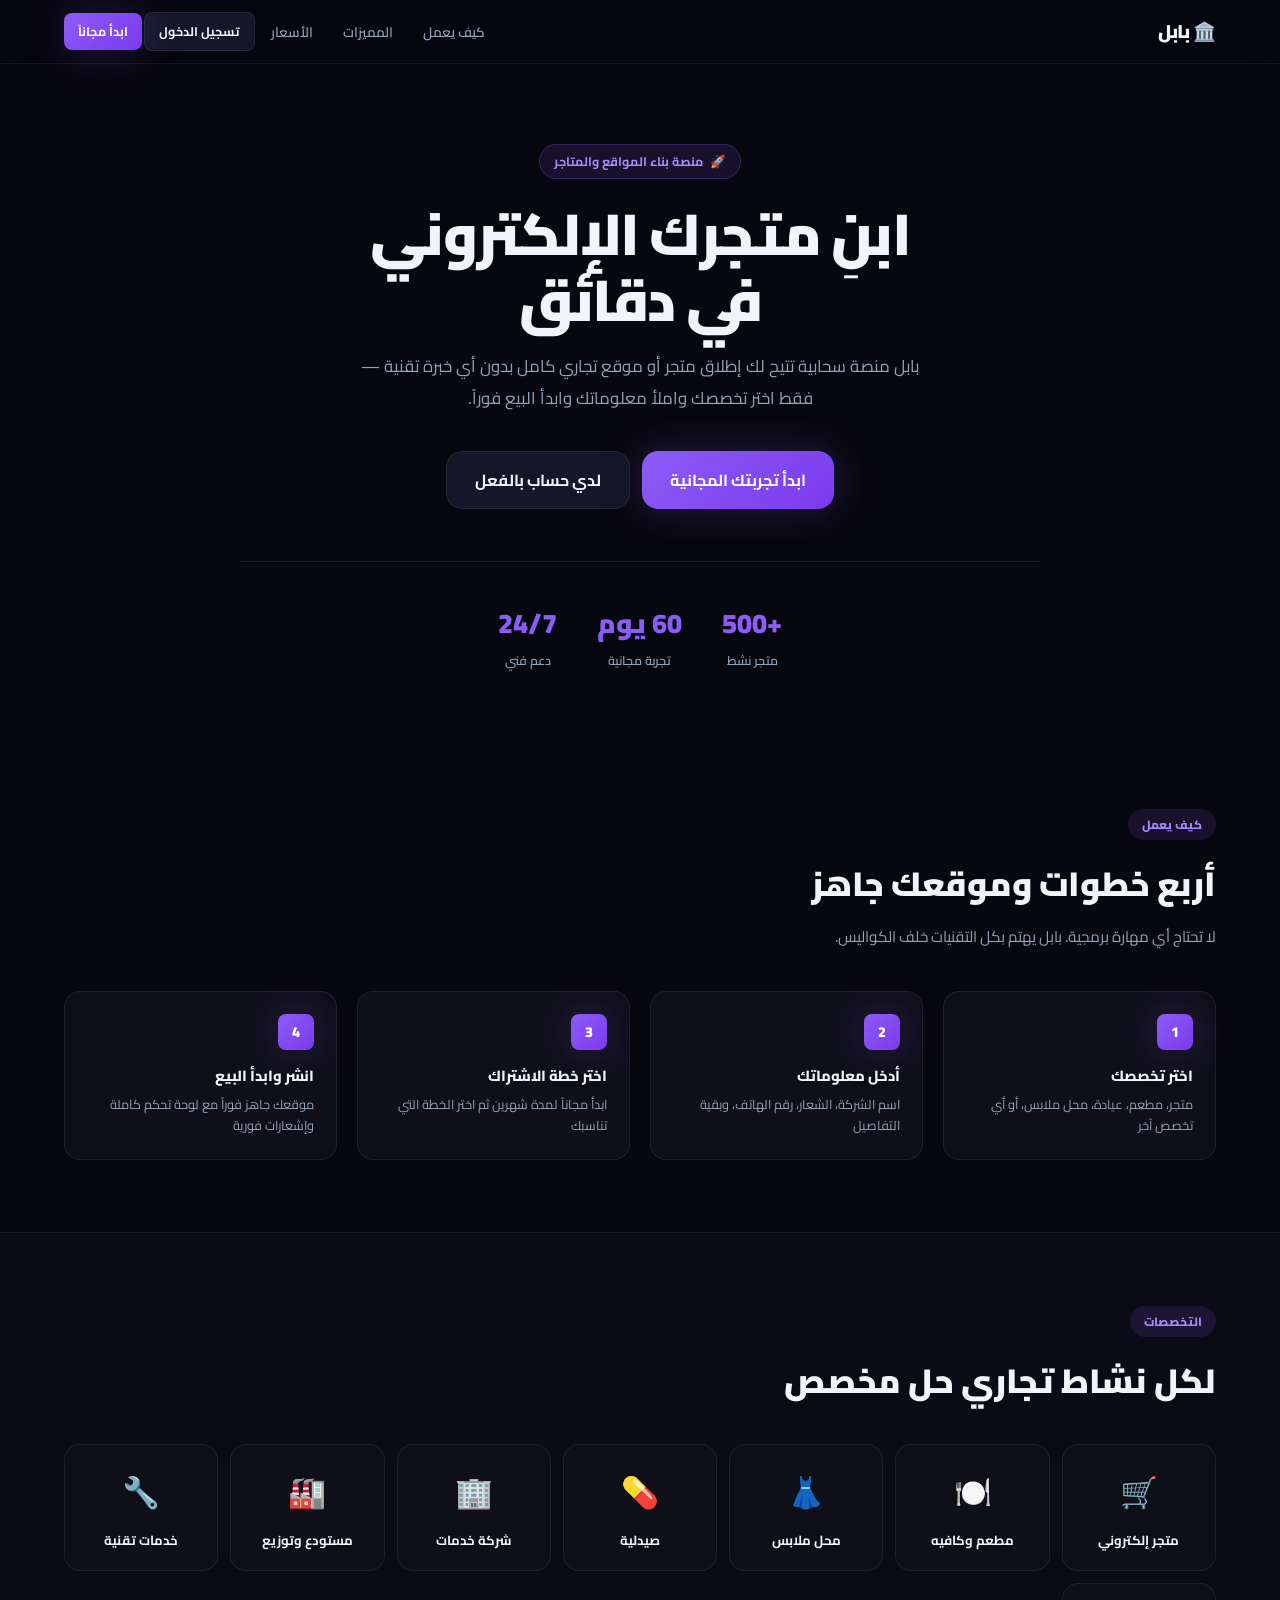
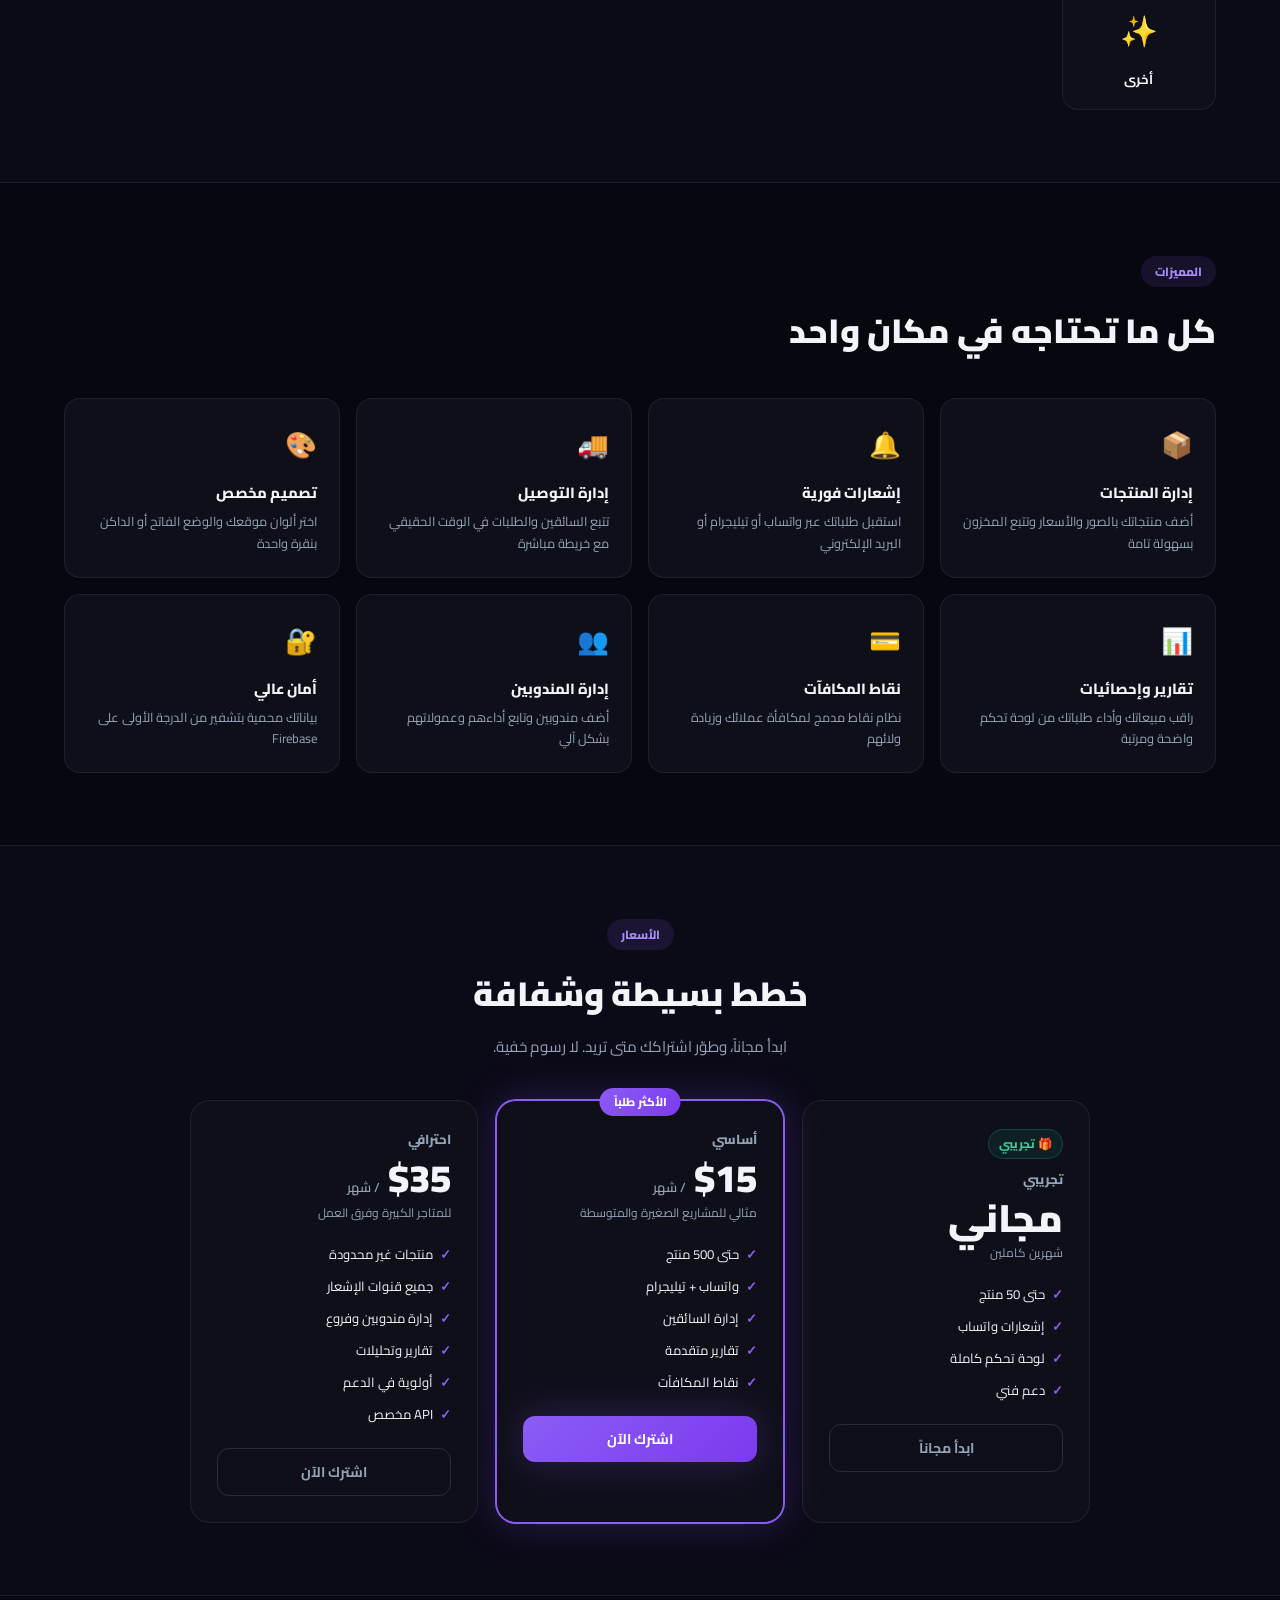
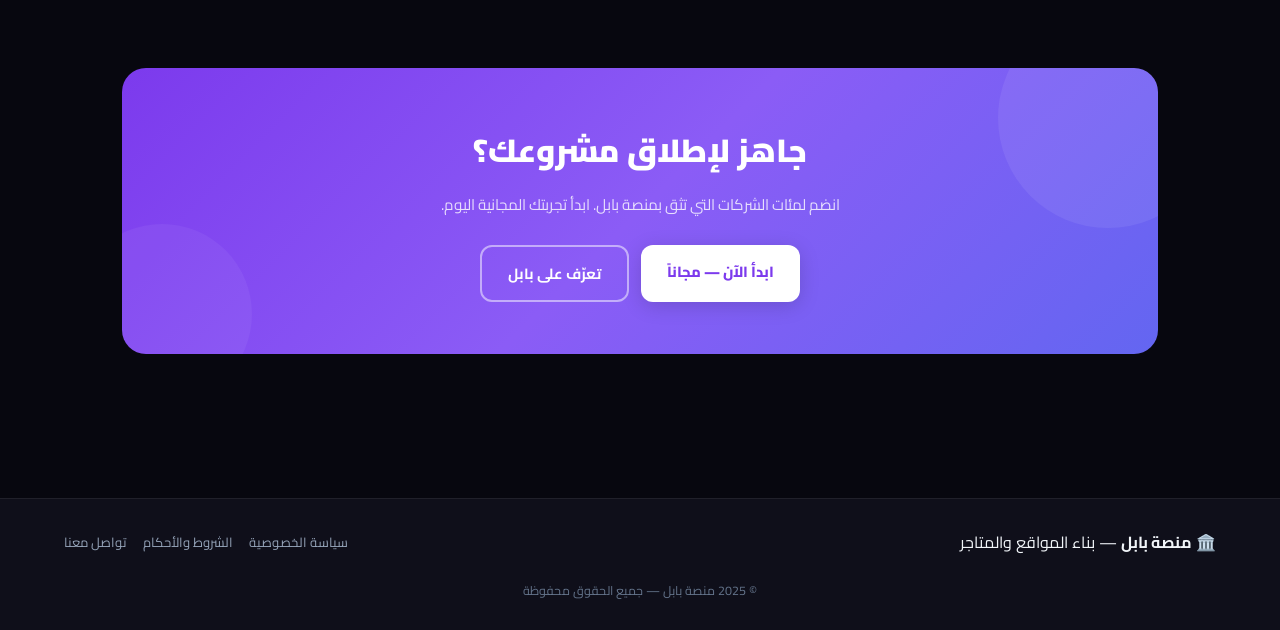
<file: index.html>
<!DOCTYPE html>
<html lang="ar" dir="rtl">
<head>
  <meta charset="UTF-8" />
  <meta name="viewport" content="width=device-width, initial-scale=1.0" />
  <title>منصة بابل — ابنِ متجرك الآن</title>
  <link rel="preconnect" href="https://fonts.googleapis.com" />
  <link href="https://fonts.googleapis.com/css2?family=Cairo:wght@400;600;700;900&display=swap" rel="stylesheet" />
  <link rel="stylesheet" href="css/babil.css" />
  <style>
    /* Reveal animation */
    .reveal { opacity: 0; transform: translateY(28px); transition: opacity .6s ease, transform .6s ease; }
    .reveal.visible { opacity: 1; transform: translateY(0); }
  </style>
</head>
<body>

<!-- ── Navbar ── -->
<nav class="bbl-nav">
  <div class="bbl-nav-inner">
    <a href="index.html" class="bbl-logo">🏛️ بابل</a>
    <div class="bbl-nav-links">
      <a href="#how"      class="bbl-nav-link">كيف يعمل</a>
      <a href="#features" class="bbl-nav-link">المميزات</a>
      <a href="#pricing"  class="bbl-nav-link">الأسعار</a>
      <a href="login.html"    class="bbl-btn bbl-btn-ghost bbl-btn-sm">تسجيل الدخول</a>
      <a href="register.html" class="bbl-btn bbl-btn-primary bbl-btn-sm">ابدأ مجاناً</a>
    </div>
  </div>
</nav>

<!-- ── Hero ── -->
<div class="bbl-hero">
  <div class="bbl-hero-inner">
    <div class="bbl-hero-badge"><span>🚀</span> منصة بناء المواقع والمتاجر</div>
    <h1 class="bbl-hero-title">ابنِ متجرك الإلكتروني<br />في دقائق</h1>
    <p class="bbl-hero-sub">
      بابل منصة سحابية تتيح لك إطلاق متجر أو موقع تجاري كامل بدون أي خبرة تقنية —
      فقط اختر تخصصك واملأ معلوماتك وابدأ البيع فوراً.
    </p>
    <div class="bbl-hero-cta">
      <a href="register.html" class="bbl-btn bbl-btn-primary bbl-btn-lg">ابدأ تجربتك المجانية</a>
      <a href="login.html"    class="bbl-btn bbl-btn-ghost bbl-btn-lg">لدي حساب بالفعل</a>
    </div>
    <div class="bbl-hero-stats">
      <div>
        <div class="bbl-stat-val">+500</div>
        <div class="bbl-stat-lbl">متجر نشط</div>
      </div>
      <div>
        <div class="bbl-stat-val">60 يوم</div>
        <div class="bbl-stat-lbl">تجربة مجانية</div>
      </div>
      <div>
        <div class="bbl-stat-val">24/7</div>
        <div class="bbl-stat-lbl">دعم فني</div>
      </div>
    </div>
  </div>
</div>

<!-- ── How it works ── -->
<section id="how" class="bbl-section">
  <div class="reveal">
    <div class="bbl-sec-badge">كيف يعمل</div>
    <div class="bbl-sec-title">أربع خطوات وموقعك جاهز</div>
    <p class="bbl-sec-sub">لا تحتاج أي مهارة برمجية. بابل يهتم بكل التقنيات خلف الكواليس.</p>
  </div>
  <div class="bbl-steps-grid reveal">
    <div class="bbl-step-card">
      <div class="bbl-step-num">1</div>
      <h3>اختر تخصصك</h3>
      <p>متجر، مطعم، عيادة، محل ملابس، أو أي تخصص آخر</p>
    </div>
    <div class="bbl-step-card">
      <div class="bbl-step-num">2</div>
      <h3>أدخل معلوماتك</h3>
      <p>اسم الشركة، الشعار، رقم الهاتف، وبقية التفاصيل</p>
    </div>
    <div class="bbl-step-card">
      <div class="bbl-step-num">3</div>
      <h3>اختر خطة الاشتراك</h3>
      <p>ابدأ مجاناً لمدة شهرين ثم اختر الخطة التي تناسبك</p>
    </div>
    <div class="bbl-step-card">
      <div class="bbl-step-num">4</div>
      <h3>انشر وابدأ البيع</h3>
      <p>موقعك جاهز فوراً مع لوحة تحكم كاملة وإشعارات فورية</p>
    </div>
  </div>
</section>

<!-- ── Business types ── -->
<section class="bbl-section bbl-section-alt">
  <div class="reveal">
    <div class="bbl-sec-badge">التخصصات</div>
    <div class="bbl-sec-title">لكل نشاط تجاري حل مخصص</div>
  </div>
  <div class="bbl-biz-grid reveal">
    <div class="bbl-biz-card"><div class="bbl-biz-icon">🛒</div><div class="bbl-biz-name">متجر إلكتروني</div></div>
    <div class="bbl-biz-card"><div class="bbl-biz-icon">🍽️</div><div class="bbl-biz-name">مطعم وكافيه</div></div>
    <div class="bbl-biz-card"><div class="bbl-biz-icon">👗</div><div class="bbl-biz-name">محل ملابس</div></div>
    <div class="bbl-biz-card"><div class="bbl-biz-icon">💊</div><div class="bbl-biz-name">صيدلية</div></div>
    <div class="bbl-biz-card"><div class="bbl-biz-icon">🏢</div><div class="bbl-biz-name">شركة خدمات</div></div>
    <div class="bbl-biz-card"><div class="bbl-biz-icon">🏭</div><div class="bbl-biz-name">مستودع وتوزيع</div></div>
    <div class="bbl-biz-card"><div class="bbl-biz-icon">🔧</div><div class="bbl-biz-name">خدمات تقنية</div></div>
    <div class="bbl-biz-card"><div class="bbl-biz-icon">✨</div><div class="bbl-biz-name">أخرى</div></div>
  </div>
</section>

<!-- ── Features ── -->
<section id="features" class="bbl-section">
  <div class="reveal">
    <div class="bbl-sec-badge">المميزات</div>
    <div class="bbl-sec-title">كل ما تحتاجه في مكان واحد</div>
  </div>
  <div class="bbl-feat-grid reveal">
    <div class="bbl-feat-card">
      <div class="bbl-feat-icon">📦</div>
      <div class="bbl-feat-title">إدارة المنتجات</div>
      <p class="bbl-feat-desc">أضف منتجاتك بالصور والأسعار وتتبع المخزون بسهولة تامة</p>
    </div>
    <div class="bbl-feat-card">
      <div class="bbl-feat-icon">🔔</div>
      <div class="bbl-feat-title">إشعارات فورية</div>
      <p class="bbl-feat-desc">استقبل طلباتك عبر واتساب أو تيليجرام أو البريد الإلكتروني</p>
    </div>
    <div class="bbl-feat-card">
      <div class="bbl-feat-icon">🚚</div>
      <div class="bbl-feat-title">إدارة التوصيل</div>
      <p class="bbl-feat-desc">تتبع السائقين والطلبات في الوقت الحقيقي مع خريطة مباشرة</p>
    </div>
    <div class="bbl-feat-card">
      <div class="bbl-feat-icon">🎨</div>
      <div class="bbl-feat-title">تصميم مخصص</div>
      <p class="bbl-feat-desc">اختر ألوان موقعك والوضع الفاتح أو الداكن بنقرة واحدة</p>
    </div>
    <div class="bbl-feat-card">
      <div class="bbl-feat-icon">📊</div>
      <div class="bbl-feat-title">تقارير وإحصائيات</div>
      <p class="bbl-feat-desc">راقب مبيعاتك وأداء طلباتك من لوحة تحكم واضحة ومرتبة</p>
    </div>
    <div class="bbl-feat-card">
      <div class="bbl-feat-icon">💳</div>
      <div class="bbl-feat-title">نقاط المكافآت</div>
      <p class="bbl-feat-desc">نظام نقاط مدمج لمكافأة عملائك وزيادة ولائهم</p>
    </div>
    <div class="bbl-feat-card">
      <div class="bbl-feat-icon">👥</div>
      <div class="bbl-feat-title">إدارة المندوبين</div>
      <p class="bbl-feat-desc">أضف مندوبين وتابع أداءهم وعمولاتهم بشكل آلي</p>
    </div>
    <div class="bbl-feat-card">
      <div class="bbl-feat-icon">🔐</div>
      <div class="bbl-feat-title">أمان عالي</div>
      <p class="bbl-feat-desc">بياناتك محمية بتشفير من الدرجة الأولى على Firebase</p>
    </div>
  </div>
</section>

<!-- ── Pricing ── -->
<section id="pricing" class="bbl-section bbl-section-alt">
  <div class="reveal text-center">
    <div class="bbl-sec-badge">الأسعار</div>
    <div class="bbl-sec-title">خطط بسيطة وشفافة</div>
    <p class="bbl-sec-sub">ابدأ مجاناً، وطوّر اشتراكك متى تريد. لا رسوم خفية.</p>
  </div>
  <div class="bbl-plans-grid reveal">

    <div class="bbl-plan-card">
      <div class="bbl-trial-tag">🎁 تجريبي</div>
      <div class="bbl-plan-name">تجريبي</div>
      <div class="bbl-plan-price">مجاني</div>
      <div class="bbl-plan-period">شهرين كاملين</div>
      <div class="bbl-plan-feats">
        <div class="bbl-plan-feat"><span class="ck">✓</span> حتى 50 منتج</div>
        <div class="bbl-plan-feat"><span class="ck">✓</span> إشعارات واتساب</div>
        <div class="bbl-plan-feat"><span class="ck">✓</span> لوحة تحكم كاملة</div>
        <div class="bbl-plan-feat"><span class="ck">✓</span> دعم فني</div>
      </div>
      <a href="register.html?plan=trial" class="bbl-btn bbl-btn-outline" style="width:100%;display:flex;justify-content:center;">ابدأ مجاناً</a>
    </div>

    <div class="bbl-plan-card popular">
      <div class="bbl-pop-badge">الأكثر طلباً</div>
      <div class="bbl-plan-name">أساسي</div>
      <div class="bbl-plan-price">$15 <span>/ شهر</span></div>
      <div class="bbl-plan-period">مثالي للمشاريع الصغيرة والمتوسطة</div>
      <div class="bbl-plan-feats">
        <div class="bbl-plan-feat"><span class="ck">✓</span> حتى 500 منتج</div>
        <div class="bbl-plan-feat"><span class="ck">✓</span> واتساب + تيليجرام</div>
        <div class="bbl-plan-feat"><span class="ck">✓</span> إدارة السائقين</div>
        <div class="bbl-plan-feat"><span class="ck">✓</span> تقارير متقدمة</div>
        <div class="bbl-plan-feat"><span class="ck">✓</span> نقاط المكافآت</div>
      </div>
      <a href="register.html?plan=basic" class="bbl-btn bbl-btn-primary" style="width:100%;display:flex;justify-content:center;">اشترك الآن</a>
    </div>

    <div class="bbl-plan-card">
      <div class="bbl-plan-name">احترافي</div>
      <div class="bbl-plan-price">$35 <span>/ شهر</span></div>
      <div class="bbl-plan-period">للمتاجر الكبيرة وفرق العمل</div>
      <div class="bbl-plan-feats">
        <div class="bbl-plan-feat"><span class="ck">✓</span> منتجات غير محدودة</div>
        <div class="bbl-plan-feat"><span class="ck">✓</span> جميع قنوات الإشعار</div>
        <div class="bbl-plan-feat"><span class="ck">✓</span> إدارة مندوبين وفروع</div>
        <div class="bbl-plan-feat"><span class="ck">✓</span> تقارير وتحليلات</div>
        <div class="bbl-plan-feat"><span class="ck">✓</span> أولوية في الدعم</div>
        <div class="bbl-plan-feat"><span class="ck">✓</span> API مخصص</div>
      </div>
      <a href="register.html?plan=pro" class="bbl-btn bbl-btn-outline" style="width:100%;display:flex;justify-content:center;">اشترك الآن</a>
    </div>

  </div>
</section>

<!-- ── CTA ── -->
<div class="bbl-section">
<div class="bbl-cta reveal">
  <h2>جاهز لإطلاق مشروعك؟</h2>
  <p>انضم لمئات الشركات التي تثق بمنصة بابل. ابدأ تجربتك المجانية اليوم.</p>
  <div class="bbl-cta-btns">
    <a href="register.html" class="bbl-btn-cta-white">ابدأ الآن — مجاناً</a>
    <a href="#how" class="bbl-btn-cta-border">تعرّف على بابل</a>
  </div>
</div>
</div>

<!-- ── Footer ── -->
<footer class="bbl-footer">
  <div>🏛️ <strong style="color:var(--text);">منصة بابل</strong> — بناء المواقع والمتاجر</div>
  <div class="bbl-footer-links">
    <a href="#" class="bbl-footer-link">سياسة الخصوصية</a>
    <a href="#" class="bbl-footer-link">الشروط والأحكام</a>
    <a href="#" class="bbl-footer-link">تواصل معنا</a>
  </div>
  <div style="width:100%;text-align:center;margin-top:.5rem;font-size:.78rem;color:var(--muted2);">© 2025 منصة بابل — جميع الحقوق محفوظة</div>
</footer>

<script>
  // Reveal on scroll
  const reveals = document.querySelectorAll('.reveal');
  const io = new IntersectionObserver(entries => {
    entries.forEach(e => { if (e.isIntersecting) { e.target.classList.add('visible'); io.unobserve(e.target); } });
  }, { threshold: 0.12 });
  reveals.forEach(el => io.observe(el));

  // Smooth scroll
  document.querySelectorAll('a[href^="#"]').forEach(a => {
    a.addEventListener('click', e => {
      const target = document.querySelector(a.getAttribute('href'));
      if (target) { e.preventDefault(); target.scrollIntoView({ behavior: 'smooth' }); }
    });
  });
</script>
</body>
</html>
</file>
<file: css/babil.css>
/* ══════════════════════════════════════════════
   🏛️ BABIL — Design System
   ══════════════════════════════════════════════ */
*{box-sizing:border-box;margin:0;padding:0;-webkit-tap-highlight-color:transparent;}
:root{
  --bg:#07070f;
  --surface:#0f0f1a;
  --surface2:#16162a;
  --surface3:#1e1e35;
  --border:rgba(255,255,255,.07);
  --border2:rgba(255,255,255,.12);
  --text:#f1f5f9;
  --fg:#f1f5f9;
  --muted:#94a3b8;
  --muted2:#64748b;
  --accent:#8b5cf6;
  --accent2:#7c3aed;
  --accent3:rgba(139,92,246,.12);
  --accent4:rgba(139,92,246,.20);
  --success:#10b981;
  --warning:#f59e0b;
  --danger:#ef4444;
  --glow:0 0 40px rgba(139,92,246,.25);
  --glow2:0 8px 32px rgba(139,92,246,.35);
  --shadow:0 4px 24px rgba(0,0,0,.4);
  --shadow-lg:0 16px 60px rgba(0,0,0,.5);
  --r8:8px;--r12:12px;--r16:16px;--r20:20px;--r24:24px;--r99:999px;
  --nav-w:260px;
}

html{scroll-behavior:smooth;}
body{
  font-family:'Cairo',sans-serif;
  background:var(--bg);color:var(--text);
  min-height:100vh;overflow-x:hidden;
  -webkit-font-smoothing:antialiased;
}
a{text-decoration:none;color:inherit;}
::-webkit-scrollbar{width:5px;height:5px;}
::-webkit-scrollbar-track{background:transparent;}
::-webkit-scrollbar-thumb{background:rgba(139,92,246,.3);border-radius:99px;}

/* ══ Glow BG ══ */
.bbl-glow-bg{
  position:fixed;inset:0;pointer-events:none;z-index:0;overflow:hidden;
}
.bbl-glow-bg::before{
  content:'';position:absolute;top:-20%;right:-10%;
  width:600px;height:600px;border-radius:50%;
  background:radial-gradient(circle,rgba(139,92,246,.12) 0%,transparent 70%);
}
.bbl-glow-bg::after{
  content:'';position:absolute;bottom:-20%;left:-10%;
  width:500px;height:500px;border-radius:50%;
  background:radial-gradient(circle,rgba(99,102,241,.08) 0%,transparent 70%);
}

/* ══ NAVBAR ══ */
.bbl-nav{
  position:sticky;top:0;z-index:200;
  display:flex;align-items:center;
  padding:0 5%;height:64px;
  background:rgba(7,7,15,.85);
  backdrop-filter:blur(20px);
  border-bottom:1px solid var(--border);
}
.bbl-nav-inner{
  display:flex;align-items:center;gap:16px;
  width:100%;max-width:1200px;margin:0 auto;
}
.bbl-logo{
  display:flex;align-items:center;gap:8px;
  font-size:1.15rem;font-weight:900;letter-spacing:-.02em;
  color:var(--text);text-decoration:none;white-space:nowrap;
}
.bbl-nav-logo{
  display:flex;align-items:center;gap:10px;
  font-size:1.15rem;font-weight:900;letter-spacing:-.02em;
}
.bbl-nav-gem{
  width:36px;height:36px;border-radius:10px;
  background:linear-gradient(135deg,var(--accent),var(--accent2));
  display:flex;align-items:center;justify-content:center;
  font-size:1.1rem;box-shadow:var(--glow);flex-shrink:0;
}
.bbl-nav-links{display:flex;gap:2px;align-items:center;margin-right:auto;}
.bbl-nav-link{
  padding:7px 14px;border-radius:var(--r8);
  font-size:.85rem;font-weight:600;color:var(--muted);
  cursor:pointer;transition:all .18s;
}
.bbl-nav-link:hover{background:var(--surface2);color:var(--text);}
.bbl-nav-actions{display:flex;gap:8px;align-items:center;}

/* ══ BUTTONS ══ */
.bbl-btn{
  display:inline-flex;align-items:center;justify-content:center;gap:7px;
  padding:10px 20px;border-radius:var(--r12);border:none;
  font-family:'Cairo',sans-serif;font-size:.88rem;font-weight:700;
  cursor:pointer;transition:all .2s;white-space:nowrap;
}
.bbl-btn-primary{
  background:linear-gradient(135deg,var(--accent),var(--accent2));
  color:#fff;box-shadow:var(--glow);
}
.bbl-btn-primary:hover{opacity:.9;transform:translateY(-1px);box-shadow:var(--glow2);}
.bbl-btn-outline{
  background:transparent;color:var(--muted);
  border:1.5px solid var(--border2);
}
.bbl-btn-outline:hover{border-color:var(--accent);color:var(--accent);}
.bbl-btn-ghost{background:var(--surface2);color:var(--text);border:1px solid var(--border);}
.bbl-btn-ghost:hover{background:var(--surface3);}
.bbl-btn-lg{padding:13px 28px;font-size:1rem;border-radius:var(--r16);}
.bbl-btn-sm{padding:7px 14px;font-size:.78rem;border-radius:var(--r8);}
.bbl-btn:disabled{opacity:.4;cursor:not-allowed;transform:none!important;}

/* ══ HERO ══ */
.bbl-hero{
  padding:80px 5% 64px;text-align:center;
  position:relative;z-index:1;
}
.bbl-hero-inner{
  max-width:800px;margin:0 auto;
}
.bbl-hero-title{
  font-size:clamp(2rem,5.5vw,3.6rem);font-weight:900;
  line-height:1.15;margin-bottom:18px;letter-spacing:-.03em;
}
.bbl-hero-badge{
  display:inline-flex;align-items:center;gap:7px;
  padding:5px 14px;border-radius:var(--r99);
  background:var(--accent3);border:1px solid rgba(139,92,246,.25);
  color:#a78bfa;font-size:.78rem;font-weight:700;margin-bottom:22px;
}
.bbl-hero h1{
  font-size:clamp(2rem,5.5vw,3.6rem);font-weight:900;
  line-height:1.15;margin-bottom:18px;letter-spacing:-.03em;
}
.bbl-hero h1 .grad{
  background:linear-gradient(135deg,#a78bfa,var(--accent),#6366f1);
  -webkit-background-clip:text;-webkit-text-fill-color:transparent;background-clip:text;
}
.bbl-hero-sub{
  font-size:1.05rem;color:var(--muted);max-width:580px;
  margin:0 auto 36px;line-height:1.9;
}
.bbl-hero-cta{display:flex;gap:12px;justify-content:center;flex-wrap:wrap;}
.bbl-hero-stats{
  display:flex;gap:40px;justify-content:center;flex-wrap:wrap;
  margin-top:52px;padding-top:36px;
  border-top:1px solid var(--border);
}
.bbl-stat-val{font-size:1.7rem;font-weight:900;color:var(--accent);}
.bbl-stat-lbl{font-size:.78rem;color:var(--muted);font-weight:600;}

/* ══ SECTIONS ══ */
.bbl-section{padding:72px 5%;position:relative;z-index:1;}
.bbl-section-alt{background:rgba(139,92,246,.03);border-top:1px solid var(--border);border-bottom:1px solid var(--border);}
.bbl-sec-badge{
  display:inline-block;padding:4px 14px;border-radius:var(--r99);
  background:var(--accent3);color:#a78bfa;font-size:.75rem;font-weight:800;
  margin-bottom:12px;
}
.bbl-sec-title{font-size:clamp(1.4rem,3vw,2.1rem);font-weight:900;margin-bottom:8px;}
.bbl-sec-sub{color:var(--muted);font-size:.95rem;line-height:1.8;max-width:540px;}
.text-center{text-align:center;}.text-center .bbl-sec-sub{margin:0 auto;}

/* ══ CARDS ══ */
.bbl-card{
  background:var(--surface);border:1px solid var(--border);
  border-radius:var(--r20);padding:24px;
  transition:border-color .2s,transform .2s,box-shadow .2s;
}
.bbl-card:hover{
  border-color:rgba(139,92,246,.3);
  transform:translateY(-3px);
  box-shadow:0 12px 40px rgba(139,92,246,.1);
}

/* ══ BIZ TYPES GRID ══ */
.bbl-biz-grid{
  display:grid;grid-template-columns:repeat(auto-fill,minmax(140px,1fr));
  gap:12px;margin-top:32px;
}
.bbl-biz-card{
  background:var(--surface);border:1.5px solid var(--border);
  border-radius:var(--r16);padding:18px 12px;text-align:center;
  cursor:pointer;transition:all .2s;user-select:none;
}
.bbl-biz-card:hover{border-color:var(--accent);background:var(--accent3);}
.bbl-biz-card.selected{
  border-color:var(--accent);background:var(--accent3);
  box-shadow:0 0 0 3px var(--accent3);
}
.bbl-biz-icon{font-size:1.9rem;margin-bottom:8px;}
.bbl-biz-name{font-size:.82rem;font-weight:700;}
.bbl-biz-desc{font-size:.68rem;color:var(--muted);margin-top:2px;}

/* ══ FEATURES GRID ══ */
.bbl-feat-grid{
  display:grid;grid-template-columns:repeat(auto-fill,minmax(240px,1fr));
  gap:16px;margin-top:36px;
}
.bbl-feat-card{
  background:var(--surface);border:1px solid var(--border);
  border-radius:var(--r16);padding:22px;
  transition:border-color .2s;
}
.bbl-feat-card:hover{border-color:rgba(139,92,246,.35);}
.bbl-feat-icon{font-size:1.6rem;margin-bottom:10px;}
.bbl-feat-title{font-size:.92rem;font-weight:800;margin-bottom:5px;}
.bbl-feat-desc{font-size:.8rem;color:var(--muted);line-height:1.7;}

/* ══ HOW IT WORKS ══ */
.bbl-steps-grid{
  display:grid;grid-template-columns:repeat(auto-fit,minmax(200px,1fr));
  gap:20px;margin-top:40px;
}
.bbl-step-card{
  background:var(--surface);border:1px solid var(--border);
  border-radius:var(--r16);padding:22px;
}
.bbl-step-num{
  width:36px;height:36px;border-radius:var(--r8);
  background:linear-gradient(135deg,var(--accent),var(--accent2));
  display:flex;align-items:center;justify-content:center;
  color:#fff;font-weight:900;font-size:.9rem;margin-bottom:12px;
  box-shadow:var(--glow);
}
.bbl-step-card h3{font-size:.92rem;font-weight:800;margin-bottom:5px;}
.bbl-step-card p{font-size:.8rem;color:var(--muted);line-height:1.7;}

/* ══ PRICING ══ */
.bbl-plans-grid{
  display:grid;grid-template-columns:repeat(auto-fit,minmax(240px,1fr));
  gap:18px;margin-top:40px;max-width:900px;margin-left:auto;margin-right:auto;
}
.bbl-plan-card{
  background:var(--surface);border:1.5px solid var(--border);
  border-radius:var(--r20);padding:26px;position:relative;
  transition:all .2s;
}
.bbl-plan-card:hover{border-color:rgba(139,92,246,.4);transform:translateY(-3px);}
.bbl-plan-card.popular{
  border-color:var(--accent);
  box-shadow:0 0 0 1px var(--accent),var(--glow);
}
.bbl-pop-badge{
  position:absolute;top:-13px;right:50%;transform:translateX(50%);
  background:linear-gradient(135deg,var(--accent),var(--accent2));
  color:#fff;font-size:.72rem;font-weight:800;
  padding:3px 14px;border-radius:var(--r99);white-space:nowrap;
}
.bbl-plan-name{font-size:.82rem;font-weight:800;color:var(--muted);margin-bottom:8px;}
.bbl-plan-price{font-size:2.4rem;font-weight:900;line-height:1;margin-bottom:3px;}
.bbl-plan-price span{font-size:.82rem;font-weight:600;color:var(--muted);}
.bbl-plan-period{font-size:.75rem;color:var(--muted);margin-bottom:18px;}
.bbl-plan-feats{display:flex;flex-direction:column;gap:8px;margin-bottom:22px;}
.bbl-plan-feat{display:flex;align-items:flex-start;gap:7px;font-size:.82rem;}
.bbl-plan-feat .ck{color:var(--accent);font-weight:900;flex-shrink:0;}
.bbl-plan-feat.off{color:var(--muted2);}
.bbl-plan-feat.off .ck{color:var(--muted2);}
.bbl-trial-tag{
  display:inline-flex;align-items:center;gap:5px;margin-bottom:8px;
  background:rgba(16,185,129,.1);border:1px solid rgba(16,185,129,.25);
  color:#34d399;padding:3px 10px;border-radius:var(--r99);font-size:.72rem;font-weight:800;
}

/* ══ CTA SECTION ══ */
.bbl-cta{
  margin:0 5% 72px;border-radius:var(--r24);
  background:linear-gradient(135deg,var(--accent2),var(--accent),#6366f1);
  padding:52px 32px;text-align:center;position:relative;overflow:hidden;
}
.bbl-cta::before{content:'';position:absolute;top:-60px;right:-60px;width:220px;height:220px;border-radius:50%;background:rgba(255,255,255,.07);}
.bbl-cta::after{content:'';position:absolute;bottom:-50px;left:-50px;width:180px;height:180px;border-radius:50%;background:rgba(255,255,255,.05);}
.bbl-cta h2{color:#fff;font-size:clamp(1.3rem,3vw,2rem);font-weight:900;margin-bottom:10px;}
.bbl-cta p{color:rgba(255,255,255,.8);font-size:.95rem;margin-bottom:26px;}
.bbl-cta-btns{display:flex;gap:12px;justify-content:center;flex-wrap:wrap;}
.bbl-btn-cta-white{padding:13px 26px;border-radius:var(--r12);border:none;background:#fff;color:var(--accent2);font-family:'Cairo',sans-serif;font-size:.92rem;font-weight:800;cursor:pointer;box-shadow:0 4px 20px rgba(0,0,0,.15);transition:all .2s;}
.bbl-btn-cta-white:hover{transform:translateY(-2px);box-shadow:0 8px 28px rgba(0,0,0,.22);}
.bbl-btn-cta-border{padding:13px 26px;border-radius:var(--r12);border:2px solid rgba(255,255,255,.5);background:transparent;color:#fff;font-family:'Cairo',sans-serif;font-size:.92rem;font-weight:700;cursor:pointer;transition:all .2s;}
.bbl-btn-cta-border:hover{background:rgba(255,255,255,.1);}

/* ══ FOOTER ══ */
.bbl-footer{
  background:var(--surface);border-top:1px solid var(--border);
  padding:28px 5%;display:flex;align-items:center;justify-content:space-between;flex-wrap:wrap;gap:14px;
}
.bbl-footer-links{display:flex;gap:16px;}
.bbl-footer-link{font-size:.82rem;color:var(--muted);cursor:pointer;transition:color .18s;}
.bbl-footer-link:hover{color:var(--accent);}

/* ══ WIZARD ══ */
.wiz-wrap{max-width:680px;margin:0 auto;padding:32px 16px 80px;}
.wiz-header{text-align:center;margin-bottom:28px;}
.wiz-logo{
  width:52px;height:52px;border-radius:var(--r16);
  background:linear-gradient(135deg,var(--accent),var(--accent2));
  display:flex;align-items:center;justify-content:center;font-size:1.4rem;
  margin:0 auto 12px;box-shadow:var(--glow);
}
.wiz-header h1{font-size:1.3rem;font-weight:900;margin-bottom:4px;}
.wiz-header p{font-size:.85rem;color:var(--muted);}

/* Step Bar */
.step-bar{
  display:flex;align-items:center;margin-bottom:28px;
  background:var(--surface);border:1px solid var(--border);
  border-radius:var(--r16);padding:14px 16px;
  overflow-x:auto;gap:0;
}
.step-item{
  display:flex;flex-direction:column;align-items:center;
  gap:5px;flex:1;min-width:48px;cursor:pointer;
  position:relative;z-index:1;
}
.step-item:not(:last-child)::after{
  content:'';position:absolute;top:14px;
  left:-50%;width:100%;height:2px;
  background:var(--border2);z-index:0;
}
.step-item.done:not(:last-child)::after{background:var(--accent);}
.step-dot{
  width:28px;height:28px;border-radius:50%;
  border:2px solid var(--border2);background:var(--surface2);
  display:flex;align-items:center;justify-content:center;
  font-size:.72rem;font-weight:800;color:var(--muted2);
  z-index:1;transition:all .25s;
}
.step-item.active .step-dot{
  background:var(--accent);border-color:var(--accent);color:#fff;
  box-shadow:0 0 0 4px var(--accent3);
}
.step-item.done .step-dot{background:var(--accent);border-color:var(--accent);color:#fff;}
.step-lbl{font-size:.62rem;font-weight:700;color:var(--muted2);text-align:center;white-space:nowrap;}
.step-item.active .step-lbl,.step-item.done .step-lbl{color:var(--accent);}

/* Step Panels */
.step-panel{display:none;}
.step-panel.active{display:block;animation:panelIn .2s ease;}
@keyframes panelIn{from{opacity:0;transform:translateY(8px)}to{opacity:1;transform:translateY(0)}}

/* Wizard Card */
.wiz-card{
  background:var(--surface);border:1px solid var(--border);
  border-radius:var(--r20);padding:26px;
}
.wiz-card h2{font-size:1.1rem;font-weight:900;margin-bottom:4px;}
.wiz-card .sub{font-size:.82rem;color:var(--muted);margin-bottom:20px;}

/* ══ FORMS ══ */
.bbl-form-grid{display:grid;grid-template-columns:1fr 1fr;gap:14px;}
.bbl-form-grid .full{grid-column:1/-1;}
.bbl-field{display:flex;flex-direction:column;gap:6px;}
.bbl-field label{font-size:.78rem;font-weight:700;color:var(--muted);}
.bbl-field label .req{color:var(--danger);margin-right:1px;}
.bbl-field input,.bbl-field select,.bbl-field textarea{
  background:var(--surface2);border:1.5px solid var(--border2);
  border-radius:var(--r12);padding:10px 13px;
  color:var(--text);font-family:'Cairo',sans-serif;font-size:.88rem;
  outline:none;transition:border-color .18s,box-shadow .18s;width:100%;
}
.bbl-field input:focus,.bbl-field select:focus,.bbl-field textarea:focus{
  border-color:var(--accent);box-shadow:0 0 0 3px var(--accent3);
}
.bbl-field textarea{resize:vertical;min-height:75px;}
.bbl-field .hint{font-size:.7rem;color:var(--muted2);}
.bbl-field input.err{border-color:var(--danger);}
.sep{font-size:.72rem;font-weight:800;color:var(--accent);text-transform:uppercase;letter-spacing:.05em;margin:16px 0 10px;padding-bottom:6px;border-bottom:1px solid var(--border);}
.sep:first-child{margin-top:0;}

/* Logo Upload */
.logo-row{display:flex;align-items:center;gap:14px;margin-bottom:4px;}
.logo-thumb{
  width:68px;height:68px;border-radius:var(--r16);flex-shrink:0;
  background:var(--surface2);border:2px dashed var(--border2);
  display:flex;align-items:center;justify-content:center;
  font-size:24px;overflow:hidden;transition:border .2s;cursor:pointer;
}
.logo-thumb.set{border-style:solid;border-color:var(--accent);}
.logo-thumb img{width:100%;height:100%;object-fit:cover;}
.logo-upload-actions{flex:1;display:flex;flex-direction:column;gap:6px;}
.logo-upload-actions small{font-size:.7rem;color:var(--muted2);}

/* Theme Swatches */
.theme-swatches{display:flex;flex-wrap:wrap;gap:10px;margin:10px 0 18px;}
.ts-item{display:flex;flex-direction:column;align-items:center;gap:4px;cursor:pointer;}
.ts-circle{width:36px;height:36px;border-radius:50%;border:3px solid transparent;transition:all .2s;}
.ts-circle:hover{transform:scale(1.12);}
.ts-item.active .ts-circle{border-color:var(--text)!important;transform:scale(1.12);box-shadow:0 0 0 4px var(--accent3)!important;}
.ts-lbl{font-size:.65rem;font-weight:700;color:var(--muted2);}
.ts-item.active .ts-lbl{color:var(--accent);}

/* Mode Toggle */
.mode-row{display:flex;gap:10px;}
.mode-btn{
  flex:1;padding:10px;border-radius:var(--r12);cursor:pointer;
  border:2px solid var(--border2);background:var(--surface2);
  color:var(--muted);font-family:'Cairo',sans-serif;font-size:.83rem;font-weight:700;
  display:flex;align-items:center;justify-content:center;gap:7px;transition:all .2s;
}
.mode-btn.active{border-color:var(--accent);background:var(--accent3);color:#a78bfa;}

/* Live Preview */
.live-preview{border:1px solid var(--border);border-radius:var(--r16);overflow:hidden;margin-top:14px;}
.lp-topbar{padding:9px 14px;display:flex;align-items:center;gap:8px;background:var(--accent);}
.lp-dots{display:flex;gap:5px;}
.lp-dot{width:8px;height:8px;border-radius:50%;background:rgba(255,255,255,.4);}
.lp-title{color:rgba(255,255,255,.9);font-size:.8rem;font-weight:700;flex:1;text-align:center;}
.lp-body{display:flex;background:var(--surface2);min-height:160px;}
.lp-side{width:110px;background:var(--surface);border-left:1px solid var(--border);padding:8px 6px;display:flex;flex-direction:column;gap:4px;flex-shrink:0;}
.lp-nav{padding:6px 8px;border-radius:6px;font-size:.62rem;font-weight:600;color:var(--muted2);display:flex;align-items:center;gap:5px;}
.lp-nav.act{background:var(--accent3);color:var(--accent);}
.lp-content{flex:1;padding:12px;display:flex;flex-direction:column;gap:8px;}
.lp-kpi-row{display:flex;gap:7px;}
.lp-kpi{flex:1;background:var(--surface);border-radius:7px;padding:8px;border:1px solid var(--border);}
.lp-kpi-val{font-size:.85rem;font-weight:900;color:var(--accent);}
.lp-kpi-lbl{font-size:.58rem;color:var(--muted2);}
.lp-card{background:var(--surface);border-radius:7px;padding:8px;border:1px solid var(--border);font-size:.62rem;color:var(--muted2);}
.lp-badge{display:inline-block;padding:3px 9px;border-radius:99px;background:var(--accent);color:#fff;font-size:.58rem;font-weight:700;margin-top:3px;}

/* Notifications */
.notif-opts{display:flex;flex-direction:column;gap:10px;}
.notif-opt{border:2px solid var(--border2);border-radius:var(--r16);overflow:hidden;transition:border-color .2s;}
.notif-opt.sel{border-color:var(--accent);}
.notif-opt-head{display:flex;align-items:center;gap:12px;padding:13px 15px;cursor:pointer;background:var(--surface2);}
.notif-opt-head:hover{background:var(--accent3);}
.notif-check{width:20px;height:20px;border-radius:50%;border:2px solid var(--border2);flex-shrink:0;display:flex;align-items:center;justify-content:center;transition:all .2s;font-size:.7rem;}
.notif-opt.sel .notif-check{background:var(--accent);border-color:var(--accent);color:#fff;}
.notif-opt-icon{font-size:1.3rem;flex-shrink:0;}
.notif-opt-name{font-size:.88rem;font-weight:800;}
.notif-opt-desc{font-size:.74rem;color:var(--muted);}
.notif-body{display:none;padding:14px 15px;border-top:1px solid var(--border);}
.notif-opt.sel .notif-body{display:block;}

/* Plan Selector */
.plan-sel-grid{display:grid;grid-template-columns:repeat(auto-fit,minmax(170px,1fr));gap:12px;}
.plan-sel{
  border:2px solid var(--border2);border-radius:var(--r16);padding:18px 14px;
  cursor:pointer;transition:all .2s;background:var(--surface2);position:relative;user-select:none;
}
.plan-sel:hover{border-color:var(--accent);background:var(--accent3);}
.plan-sel.sel{border-color:var(--accent);background:var(--accent3);box-shadow:0 0 0 2px var(--accent3);}
.plan-sel-pop{position:absolute;top:-10px;right:50%;transform:translateX(50%);background:linear-gradient(135deg,var(--accent),var(--accent2));color:#fff;font-size:.68rem;font-weight:800;padding:2px 12px;border-radius:var(--r99);white-space:nowrap;}
.plan-sel-icon{font-size:1.6rem;text-align:center;margin-bottom:6px;}
.plan-sel-name{font-size:.85rem;font-weight:900;text-align:center;margin-bottom:4px;}
.plan-sel-price{font-size:1.4rem;font-weight:900;text-align:center;color:var(--accent);}
.plan-sel-price span{font-size:.72rem;font-weight:600;color:var(--muted);}
.plan-sel-period{font-size:.68rem;color:var(--muted);text-align:center;margin-bottom:8px;}
.plan-sel-feats{font-size:.73rem;color:var(--muted);display:flex;flex-direction:column;gap:3px;}

/* Nav Row */
.nav-row{display:flex;justify-content:space-between;align-items:center;margin-top:22px;}

/* ══ AUTH PAGES (Login) ══ */
.auth-wrap{
  min-height:100vh;display:flex;align-items:center;justify-content:center;
  padding:20px;position:relative;z-index:1;
}
.auth-card{
  background:var(--surface);border:1px solid var(--border);
  border-radius:var(--r24);padding:36px 32px;width:100%;max-width:420px;
  box-shadow:var(--shadow-lg);
}
.auth-logo{display:flex;flex-direction:column;align-items:center;gap:10px;margin-bottom:24px;}
.auth-logo-gem{width:56px;height:56px;border-radius:var(--r16);background:linear-gradient(135deg,var(--accent),var(--accent2));display:flex;align-items:center;justify-content:center;font-size:1.6rem;box-shadow:var(--glow);}
.auth-logo h1{font-size:1.5rem;font-weight:900;}
.auth-logo p{font-size:.83rem;color:var(--muted);text-align:center;}
.auth-err{
  padding:10px 14px;border-radius:var(--r8);margin-bottom:14px;
  background:rgba(239,68,68,.1);border:1px solid rgba(239,68,68,.25);
  color:#fca5a5;font-size:.82rem;display:none;
}
.auth-err.show{display:block;}
.auth-footer{text-align:center;margin-top:16px;font-size:.82rem;color:var(--muted);}
.auth-footer a{color:var(--accent);cursor:pointer;font-weight:700;}
.auth-footer a:hover{text-decoration:underline;}

/* ══ DASHBOARD ══ */
.dash-wrap{display:flex;min-height:100vh;}
.dash-sidebar{
  width:var(--nav-w);position:fixed;top:0;right:0;bottom:0;
  background:var(--surface);border-left:1px solid var(--border);
  display:flex;flex-direction:column;overflow-y:auto;z-index:100;
}
.dash-brand{
  padding:20px 16px 14px;display:flex;align-items:center;gap:10px;
  border-bottom:1px solid var(--border);flex-shrink:0;
}
.dash-sb-logo{
  padding:20px 16px 14px;display:flex;align-items:center;gap:10px;
  border-bottom:1px solid var(--border);
}
.dash-sb-gem{width:38px;height:38px;border-radius:var(--r12);background:linear-gradient(135deg,var(--accent),var(--accent2));display:flex;align-items:center;justify-content:center;font-size:1.1rem;flex-shrink:0;box-shadow:var(--glow);}
.dash-sb-name{font-size:.92rem;font-weight:900;line-height:1.2;}
.dash-sb-plan{font-size:.68rem;color:var(--accent);font-weight:700;}
.dash-sb-trial{font-size:.65rem;color:var(--muted);margin-top:2px;}
.dash-sb-nav{flex:1;padding:10px 8px;}
.dash-nav-item{
  display:flex;align-items:center;gap:9px;
  padding:9px 11px;border-radius:var(--r12);
  font-size:.85rem;font-weight:600;color:var(--muted);
  cursor:pointer;transition:all .18s;margin-bottom:2px;
}
.dash-nav-item:hover{background:var(--surface2);color:var(--text);}
.dash-nav-item.active{background:var(--accent3);color:var(--accent);font-weight:700;}
.dash-nav-item .nav-icon{font-size:1rem;flex-shrink:0;}
.dash-nav-icon{font-size:1rem;flex-shrink:0;}
.dash-sb-sep{height:1px;background:var(--border);margin:8px 0;}
.dash-sb-bottom{padding:8px;}
.dash-main{
  flex:1;margin-right:var(--nav-w);padding:24px 20px;
  min-height:100vh;
}
.dash-view{display:none;}
.dash-view.active{display:block;animation:panelIn .2s ease;}
.dash-topbar{
  display:flex;align-items:center;justify-content:space-between;
  margin-bottom:24px;padding-bottom:16px;
  border-bottom:1px solid var(--border);
}
.dash-topbar h1{font-size:1.15rem;font-weight:900;}
.dash-topbar p{font-size:.8rem;color:var(--muted);margin-top:2px;}

/* KPI Cards */
.kpi-row{display:grid;grid-template-columns:repeat(auto-fit,minmax(160px,1fr));gap:14px;margin-bottom:22px;}
.kpi-grid{display:grid;grid-template-columns:repeat(auto-fit,minmax(160px,1fr));gap:14px;margin-bottom:22px;}
.kpi-card{
  background:var(--surface);border:1px solid var(--border);
  border-radius:var(--r16);padding:16px;
}
.kpi-icon{width:36px;height:36px;border-radius:var(--r8);background:var(--accent3);display:flex;align-items:center;justify-content:center;font-size:1.1rem;margin-bottom:10px;}
.kpi-val{font-size:1.3rem;font-weight:900;color:var(--accent);margin-bottom:3px;}
.kpi-lbl{font-size:.72rem;color:var(--muted);}
.kpi-value{font-size:1.3rem;font-weight:900;color:var(--accent);margin-bottom:3px;}
.kpi-label{font-size:.72rem;color:var(--muted);}

/* Dashboard page panels */
.dash-page{display:block;}

/* Trial Bar */
.trial-bar-wrap{background:var(--surface);border:1px solid var(--border);border-radius:var(--r16);padding:16px 20px;margin-bottom:20px;}
.trial-bar-head{display:flex;align-items:center;justify-content:space-between;margin-bottom:10px;font-size:.85rem;font-weight:700;}
.trial-bar-bg{height:8px;background:var(--surface2);border-radius:var(--r99);overflow:hidden;}
.trial-bar-fill{height:100%;background:linear-gradient(90deg,var(--accent),#6366f1);border-radius:var(--r99);transition:width .6s ease;}

/* Quick Actions */
.quick-grid{display:grid;grid-template-columns:repeat(auto-fill,minmax(140px,1fr));gap:12px;margin-bottom:22px;}
.quick-card{
  background:var(--surface);border:1px solid var(--border);
  border-radius:var(--r16);padding:16px;text-align:center;
  cursor:pointer;transition:all .2s;
}
.quick-card:hover{border-color:var(--accent);background:var(--accent3);}
.quick-icon{font-size:1.5rem;margin-bottom:6px;}
.quick-name{font-size:.78rem;font-weight:700;}

/* Toast */
.toast-stack{
  position:fixed;top:16px;left:50%;transform:translateX(-50%);
  z-index:9999;display:flex;flex-direction:column;gap:8px;
  pointer-events:none;
}
.bbl-toast{
  padding:10px 18px;border-radius:var(--r12);
  font-size:.83rem;font-weight:700;color:var(--text);
  background:var(--surface2);border:1px solid var(--border2);
  box-shadow:var(--shadow);white-space:nowrap;
  animation:toastIn .3s cubic-bezier(.34,1.56,.64,1);
  pointer-events:all;
}
.bbl-toast.ok{background:rgba(16,185,129,.15);border-color:rgba(16,185,129,.3);color:#34d399;}
.bbl-toast.err{background:rgba(239,68,68,.12);border-color:rgba(239,68,68,.25);color:#fca5a5;}
@keyframes toastIn{from{opacity:0;transform:translateY(-10px) scale(.95)}to{opacity:1;transform:translateY(0) scale(1)}}

/* Loader */
.bbl-loader{
  position:fixed;inset:0;background:var(--bg);
  display:flex;align-items:center;justify-content:center;
  z-index:9998;transition:opacity .3s;
}
.bbl-loader.hide{opacity:0;pointer-events:none;}
.bbl-spinner{
  width:44px;height:44px;border-radius:50%;
  border:3px solid var(--accent3);border-top-color:var(--accent);
  animation:spin .8s linear infinite;
}
@keyframes spin{to{transform:rotate(360deg)}}

/* Misc */
.info-box{padding:12px 14px;border-radius:var(--r12);font-size:.82rem;line-height:1.7;background:rgba(139,92,246,.08);border:1px solid rgba(139,92,246,.2);color:#a78bfa;}
.warn-box{background:rgba(245,158,11,.07);border:1px solid rgba(245,158,11,.22);color:#fcd34d;}
.coll{background:var(--surface2);border-radius:var(--r12);border:1px solid var(--border);overflow:hidden;margin-bottom:10px;}
.coll-head{padding:11px 14px;cursor:pointer;display:flex;align-items:center;justify-content:space-between;font-size:.83rem;font-weight:700;user-select:none;}
.coll-head:hover{background:rgba(255,255,255,.04);}
.coll-arrow{transition:transform .25s;}
.coll.open .coll-arrow{transform:rotate(180deg);}
.coll-body{display:none;padding:14px;border-top:1px solid var(--border);}
.coll.open .coll-body{display:block;}

/* Mobile */
.dash-mob-toggle{
  display:none;position:fixed;top:12px;right:12px;z-index:200;
  width:40px;height:40px;border-radius:var(--r12);
  background:var(--surface);border:1px solid var(--border);
  align-items:center;justify-content:center;font-size:1.1rem;cursor:pointer;
}
@media(max-width:700px){
  .dash-sidebar{transform:translateX(100%);transition:transform .3s;}
  .dash-sidebar.open{transform:translateX(0);}
  .dash-main{margin-right:0;}
  .dash-mob-toggle{display:flex;}
  .bbl-biz-grid{grid-template-columns:repeat(3,1fr);}
  .bbl-form-grid{grid-template-columns:1fr;}
  .bbl-form-grid .full{grid-column:1;}
  .bbl-nav-links{display:none;}
  .mode-row{flex-direction:column;}
}
</file>
